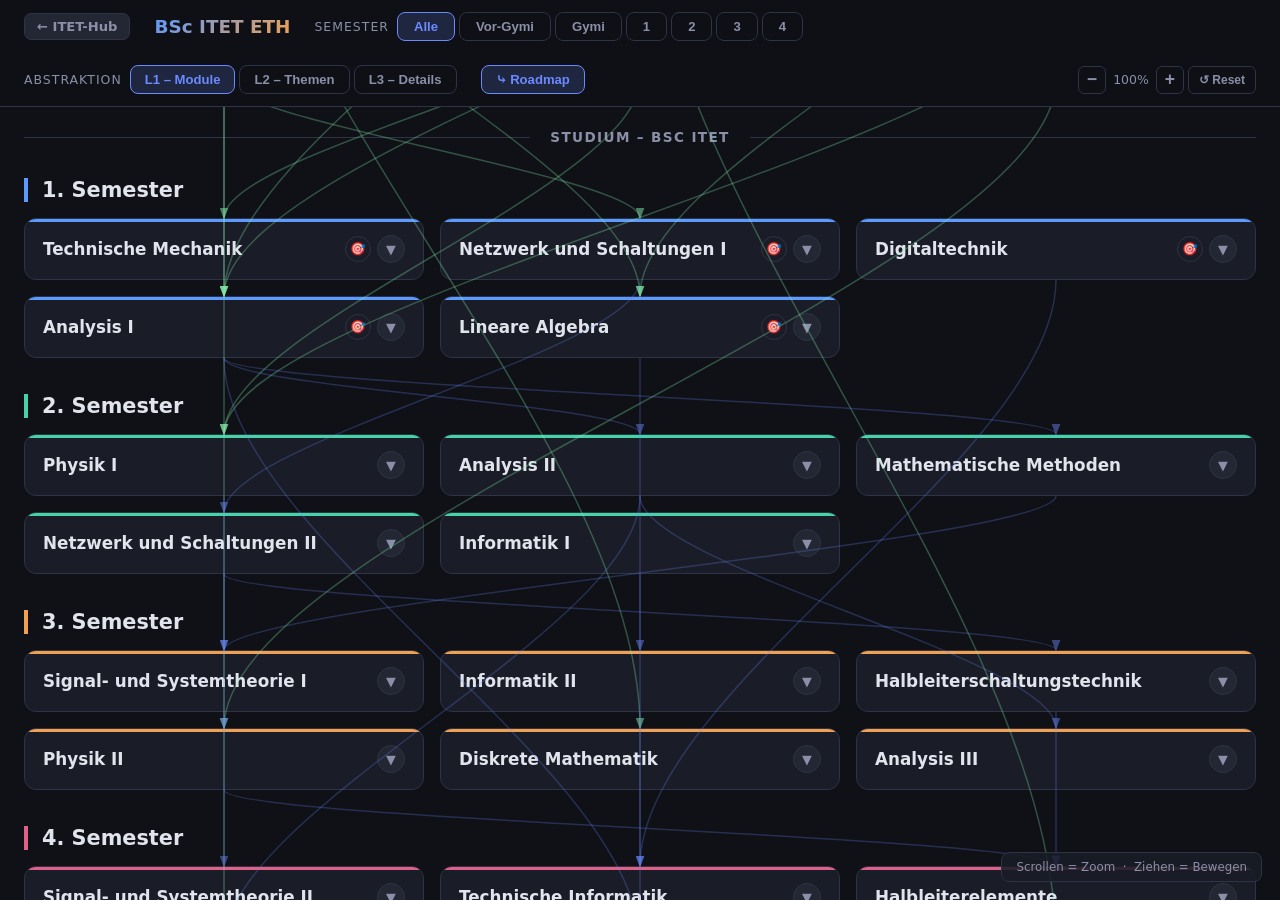
<file: index.html>
﻿<!DOCTYPE html>
<html lang="de">

<head>
    <meta charset="UTF-8">
    <meta name="viewport" content="width=device-width, initial-scale=1.0">
    <title>BSc ITET ETH – Abstraktionslevel</title>
    <link rel="stylesheet" href="css/styles.css">
</head>

<body>

    <nav class="navbar">
        <a href="../ITET-Hub/index.html" class="hub-back-btn">← ITET-Hub</a>
        <h1>BSc ITET ETH</h1>

        <div class="nav-group">
            <span class="nav-label">Semester</span>
            <div class="sem-tabs">
                <button class="sem-tab active" data-sem="all">Alle</button>
                <button class="sem-tab" data-sem="vor-gymi">Vor-Gymi</button>
                <button class="sem-tab" data-sem="gymi">Gymi</button>
                <button class="sem-tab" data-sem="1">1</button>
                <button class="sem-tab" data-sem="2">2</button>
                <button class="sem-tab" data-sem="3">3</button>
                <button class="sem-tab" data-sem="4">4</button>
            </div>
        </div>

        <div class="nav-group">
            <span class="nav-label">Abstraktion</span>
            <div class="level-btns">
                <button class="level-btn active" data-level="1" title="Nur Module">L1 – Module</button>
                <button class="level-btn" data-level="2" title="Module + Themenblöcke">L2 – Themen</button>
                <button class="level-btn" data-level="3" title="Alles aufgeklappt">L3 – Details</button>
            </div>
        </div>

        <div class="nav-group">
            <button class="arrow-toggle active" id="arrowToggle" title="Abhängigkeitspfeile anzeigen/verbergen">⤷
                Roadmap</button>
        </div>

        <div class="zoom-controls">
            <button class="zoom-btn" id="zoomOutBtn" title="Herauszoomen (Scroll ↓)">−</button>
            <span class="zoom-level" id="zoomLevelDisplay">100%</span>
            <button class="zoom-btn" id="zoomInBtn" title="Hineinzoomen (Scroll ↑)">+</button>
            <button class="zoom-btn wide" id="zoomResetBtn" title="Ansicht zurücksetzen">↺ Reset</button>
        </div>
    </nav>

    <div id="viewport">
        <div id="canvas">
            <div class="container" id="content"></div>
        </div>
        <div id="map-hint">Scrollen&nbsp;=&nbsp;Zoom &nbsp;·&nbsp; Ziehen&nbsp;=&nbsp;Bewegen</div>
    </div>

    <div class="zoom-indicator" id="zoomIndicator">
        <span id="zoomPath"></span>
        <button onclick="zoomOut()">← Zurück</button>
    </div>

    <div class="focus-indicator" id="focusIndicator">
        <span id="focusPath"></span>
        <button onclick="clearFocus()">× Fokus aufheben</button>
    </div>

    <script src="js/data.js"></script>
    <script src="js/render.js"></script>
    <script src="js/arrows.js"></script>
    <script src="js/interactions.js"></script>
</body>

</html>
</file>
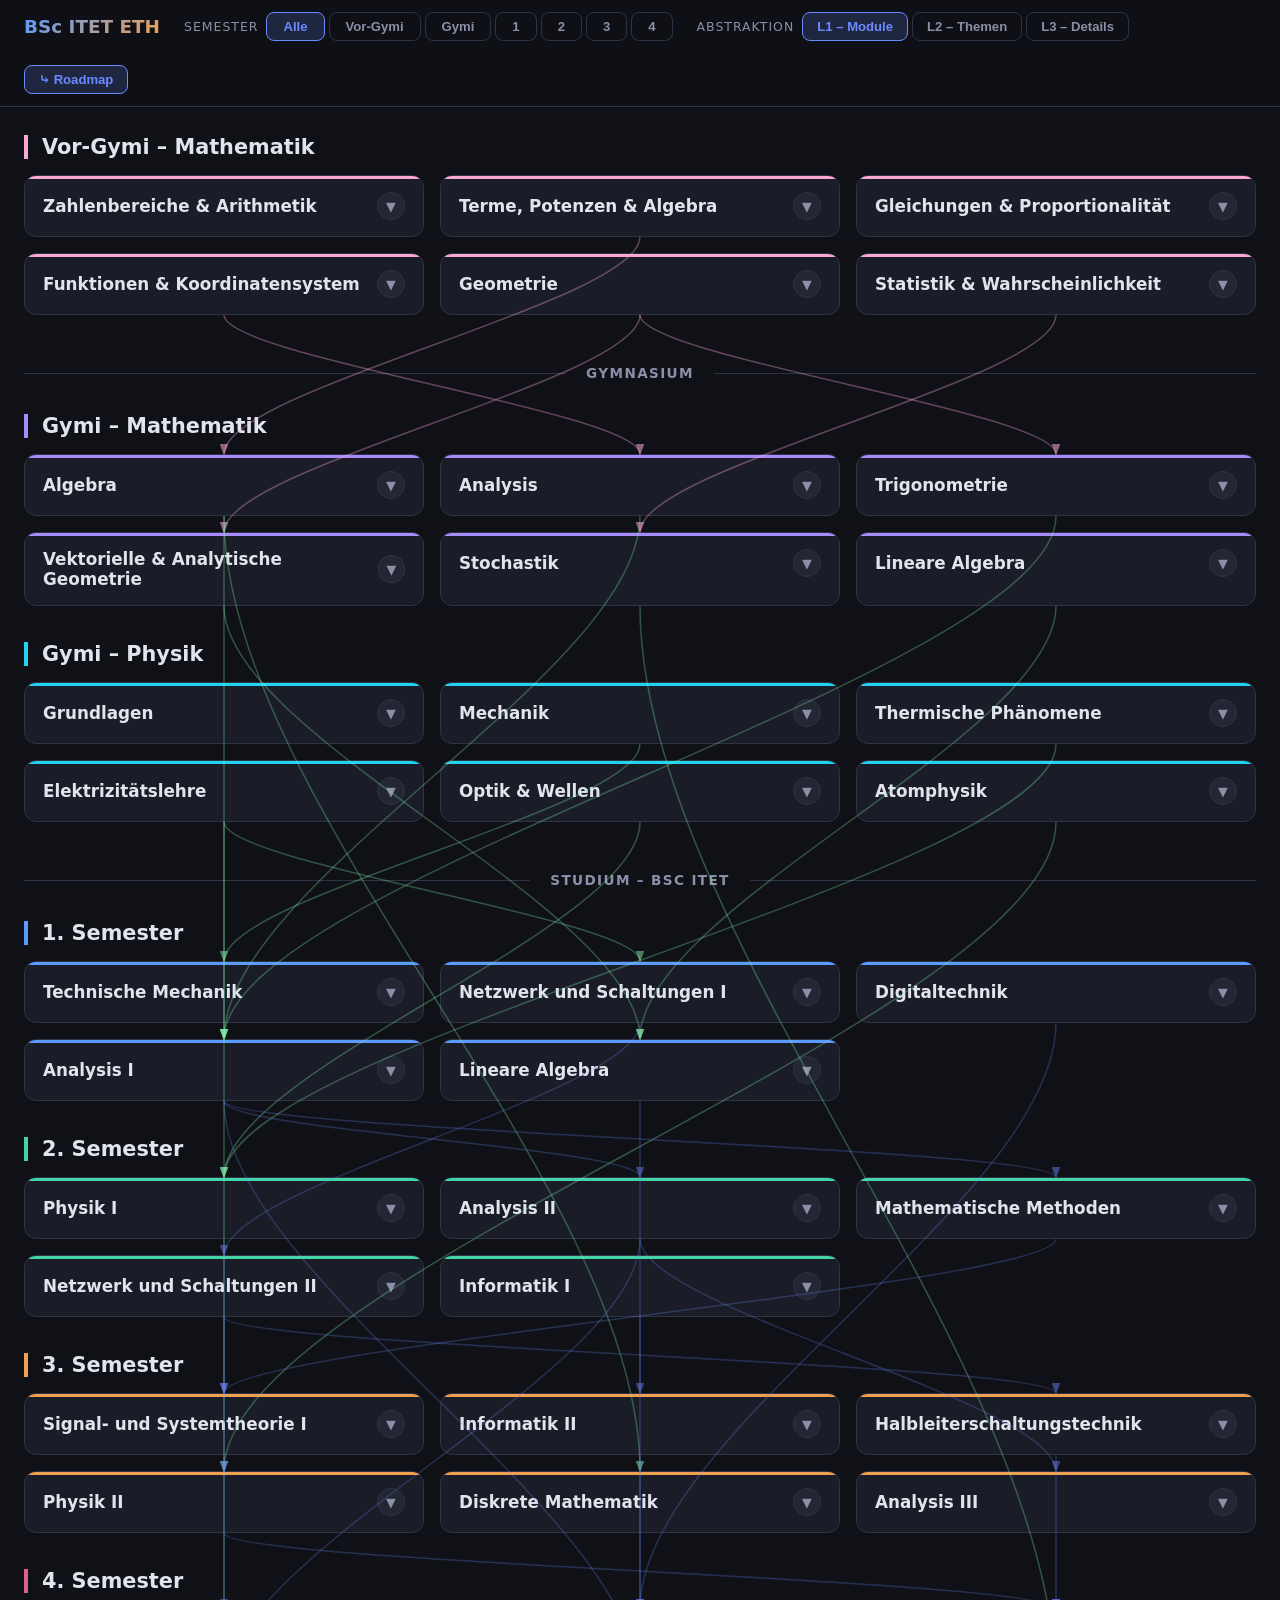
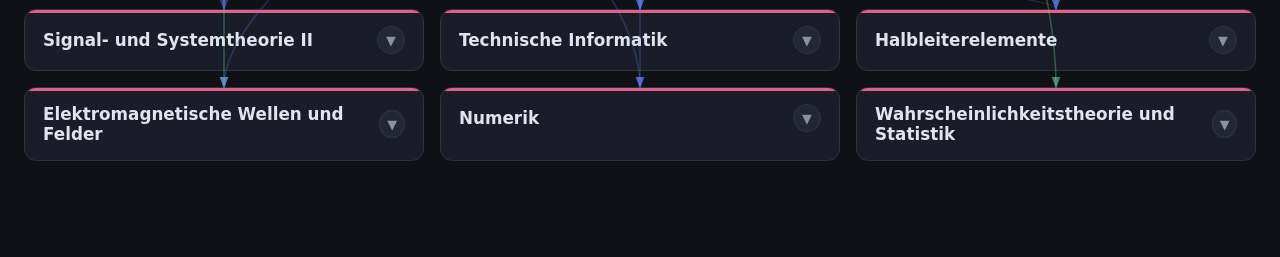
<file: abstraktionslevel.html>
<!DOCTYPE html>
<html lang="de">

<head>
    <meta charset="UTF-8">
    <meta name="viewport" content="width=device-width, initial-scale=1.0">
    <title>BSc ITET ETH – Abstraktionslevel</title>
    <style>
        :root {
            --bg: #0f1117;
            --surface: #1a1d27;
            --surface2: #232733;
            --border: #2e3345;
            --text: #e2e4ed;
            --text-dim: #8b8fa7;
            --accent: #6c8aff;
            --accent-glow: rgba(108, 138, 255, .18);
            --sem1: #5b9aff;
            --sem2: #45d4a8;
            --sem3: #f0a050;
            --sem4: #e06088;
            --vw-math: #a78bfa;
            --vw-phys: #22d3ee;
            --vor-gymi: #f9a8d4;
            --gymi: #86efac;
            --radius: 12px;
            --transition: .3s cubic-bezier(.4, 0, .2, 1);
        }

        * {
            margin: 0;
            padding: 0;
            box-sizing: border-box;
        }

        body {
            font-family: 'Segoe UI', system-ui, -apple-system, sans-serif;
            background: var(--bg);
            color: var(--text);
            min-height: 100vh;
            overflow-x: hidden;
        }

        /* ── NAV BAR ── */
        .navbar {
            position: sticky;
            top: 0;
            z-index: 100;
            background: rgba(15, 17, 23, .92);
            backdrop-filter: blur(16px);
            border-bottom: 1px solid var(--border);
            padding: 12px 24px;
            display: flex;
            align-items: center;
            gap: 24px;
            flex-wrap: wrap;
        }

        .navbar h1 {
            font-size: 1.15rem;
            font-weight: 700;
            white-space: nowrap;
            background: linear-gradient(135deg, var(--sem1), var(--sem3));
            -webkit-background-clip: text;
            -webkit-text-fill-color: transparent;
        }

        .nav-group {
            display: flex;
            align-items: center;
            gap: 8px;
        }

        .nav-label {
            font-size: .78rem;
            color: var(--text-dim);
            text-transform: uppercase;
            letter-spacing: .08em;
        }

        /* Semester Tabs */
        .sem-tabs {
            display: flex;
            gap: 4px;
        }

        .sem-tab {
            padding: 6px 16px;
            border-radius: 8px;
            border: 1px solid var(--border);
            background: transparent;
            color: var(--text-dim);
            cursor: pointer;
            font-size: .82rem;
            font-weight: 600;
            transition: var(--transition);
        }

        .sem-tab:hover {
            background: var(--surface2);
            color: var(--text);
        }

        .sem-tab.active {
            border-color: var(--accent);
            color: var(--accent);
            background: var(--accent-glow);
        }

        .sem-tab[data-sem="all"].active {
            border-color: var(--accent);
        }

        .sem-tab[data-sem="1"].active {
            border-color: var(--sem1);
            color: var(--sem1);
            background: rgba(91, 154, 255, .12);
        }

        .sem-tab[data-sem="2"].active {
            border-color: var(--sem2);
            color: var(--sem2);
            background: rgba(69, 212, 168, .12);
        }

        .sem-tab[data-sem="3"].active {
            border-color: var(--sem3);
            color: var(--sem3);
            background: rgba(240, 160, 80, .12);
        }

        .sem-tab[data-sem="4"].active {
            border-color: var(--sem4);
            color: var(--sem4);
            background: rgba(224, 96, 136, .12);
        }

        .sem-tab[data-sem="vor-gymi"].active {
            border-color: var(--vor-gymi);
            color: var(--vor-gymi);
            background: rgba(249, 168, 212, .12);
        }

        .sem-tab[data-sem="gymi"].active {
            border-color: var(--gymi);
            color: var(--gymi);
            background: rgba(134, 239, 172, .12);
        }

        /* Abstraction Level Buttons */
        .level-btns {
            display: flex;
            gap: 4px;
        }

        .level-btn {
            padding: 6px 14px;
            border-radius: 8px;
            border: 1px solid var(--border);
            background: transparent;
            color: var(--text-dim);
            cursor: pointer;
            font-size: .82rem;
            font-weight: 600;
            transition: var(--transition);
        }

        .level-btn:hover {
            background: var(--surface2);
            color: var(--text);
        }

        .level-btn.active {
            border-color: var(--accent);
            color: var(--accent);
            background: var(--accent-glow);
        }

        /* ── MAIN CONTENT ── */
        .container {
            max-width: 1400px;
            margin: 0 auto;
            padding: 28px 24px 60px;
            position: relative;
        }

        /* Semester Section */
        .semester-section {
            margin-bottom: 36px;
        }

        .semester-section.hidden {
            display: none;
        }

        .semester-header {
            font-size: 1.3rem;
            font-weight: 700;
            margin-bottom: 16px;
            padding-left: 14px;
            border-left: 4px solid var(--sem1);
        }

        .semester-section[data-sem="2"] .semester-header {
            border-color: var(--sem2);
        }

        .semester-section[data-sem="3"] .semester-header {
            border-color: var(--sem3);
        }

        .semester-section[data-sem="4"] .semester-header {
            border-color: var(--sem4);
        }

        .semester-section[data-sem="vg-math"] .semester-header {
            border-color: var(--vor-gymi);
        }

        .semester-section[data-sem="gy-math"] .semester-header {
            border-color: var(--vw-math);
        }

        .semester-section[data-sem="gy-phys"] .semester-header {
            border-color: var(--vw-phys);
        }

        /* Section Divider */
        .section-divider {
            text-align: center;
            margin: 48px 0 32px;
            position: relative;
        }

        .section-divider::before {
            content: '';
            position: absolute;
            left: 0;
            right: 0;
            top: 50%;
            height: 1px;
            background: var(--border);
        }

        .section-divider span {
            position: relative;
            background: var(--bg);
            padding: 0 20px;
            font-size: .85rem;
            color: var(--text-dim);
            text-transform: uppercase;
            letter-spacing: .1em;
            font-weight: 700;
        }

        .section-divider.hidden {
            display: none;
        }

        /* Module Grid */
        .module-grid {
            display: grid;
            grid-template-columns: repeat(auto-fill, minmax(300px, 1fr));
            gap: 16px;
        }

        /* Module Card */
        .module-card {
            background: var(--surface);
            border: 1px solid var(--border);
            border-radius: var(--radius);
            overflow: hidden;
            cursor: pointer;
            transition: var(--transition);
            position: relative;
        }

        .module-card::before {
            content: '';
            position: absolute;
            top: 0;
            left: 0;
            right: 0;
            height: 3px;
            background: var(--sem1);
            transition: var(--transition);
        }

        .semester-section[data-sem="2"] .module-card::before {
            background: var(--sem2);
        }

        .semester-section[data-sem="3"] .module-card::before {
            background: var(--sem3);
        }

        .semester-section[data-sem="4"] .module-card::before {
            background: var(--sem4);
        }

        .semester-section[data-sem="vg-math"] .module-card::before {
            background: var(--vor-gymi);
        }

        .semester-section[data-sem="gy-math"] .module-card::before {
            background: var(--vw-math);
        }

        .semester-section[data-sem="gy-phys"] .module-card::before {
            background: var(--vw-phys);
        }

        .module-card:hover {
            border-color: #444;
            transform: translateY(-2px);
            box-shadow: 0 8px 24px rgba(0, 0, 0, .3);
        }

        .module-card.expanded {
            grid-column: 1 / -1;
            max-width: 900px;
        }

        .module-header {
            padding: 16px 18px;
            display: flex;
            align-items: center;
            justify-content: space-between;
        }

        .module-name {
            font-size: 1.05rem;
            font-weight: 700;
        }

        .module-toggle {
            width: 28px;
            height: 28px;
            border-radius: 50%;
            background: var(--surface2);
            border: 1px solid var(--border);
            color: var(--text-dim);
            display: flex;
            align-items: center;
            justify-content: center;
            font-size: .8rem;
            transition: var(--transition);
        }

        .module-card.expanded .module-toggle,
        .module-card.level-open .module-toggle {
            transform: rotate(180deg);
            color: var(--accent);
        }

        /* Level 2 */
        .level2-container {
            max-height: 0;
            overflow: hidden;
            transition: max-height .4s cubic-bezier(.4, 0, .2, 1), padding .3s;
            padding: 0 18px;
        }

        .module-card.expanded .level2-container,
        .module-card.level-open .level2-container {
            max-height: 2000px;
            padding: 0 18px 16px;
        }

        .level2-item {
            margin-bottom: 10px;
            background: var(--surface2);
            border-radius: 8px;
            border: 1px solid transparent;
            transition: var(--transition);
            overflow: hidden;
        }

        .level2-item:hover {
            border-color: var(--border);
        }

        .level2-header {
            padding: 10px 14px;
            display: flex;
            align-items: center;
            justify-content: space-between;
            cursor: pointer;
            font-weight: 600;
            font-size: .92rem;
        }

        .level2-toggle {
            font-size: .7rem;
            color: var(--text-dim);
            transition: var(--transition);
        }

        .level2-item.open .level2-toggle {
            transform: rotate(180deg);
            color: var(--accent);
        }

        /* Level 3 */
        .level3-container {
            max-height: 0;
            overflow: hidden;
            transition: max-height .35s cubic-bezier(.4, 0, .2, 1);
        }

        .level2-item.open .level3-container,
        .level2-item.level-open .level3-container {
            max-height: 1000px;
        }

        .level3-list {
            padding: 0 14px 10px 28px;
            display: flex;
            flex-wrap: wrap;
            gap: 6px;
        }

        .level3-tag {
            padding: 4px 10px;
            background: rgba(108, 138, 255, .08);
            border: 1px solid rgba(108, 138, 255, .15);
            border-radius: 6px;
            font-size: .8rem;
            color: var(--text-dim);
            transition: var(--transition);
        }

        .level3-tag:hover {
            background: rgba(108, 138, 255, .15);
            color: var(--text);
        }

        /* Level 4 (sub-sub items) */
        .level4-group {
            margin-top: 6px;
            padding-left: 8px;
        }

        .level4-label {
            font-size: .78rem;
            color: var(--accent);
            font-weight: 600;
            margin-bottom: 4px;
        }

        .level4-tags {
            display: flex;
            flex-wrap: wrap;
            gap: 5px;
        }

        .level4-tag {
            padding: 3px 8px;
            background: rgba(108, 138, 255, .05);
            border: 1px solid rgba(108, 138, 255, .1);
            border-radius: 5px;
            font-size: .75rem;
            color: var(--text-dim);
        }

        /* Breadcrumb / Zoom indicator */
        .zoom-indicator {
            position: fixed;
            bottom: 24px;
            left: 50%;
            transform: translateX(-50%);
            background: var(--surface);
            border: 1px solid var(--border);
            border-radius: 10px;
            padding: 8px 20px;
            font-size: .82rem;
            color: var(--text-dim);
            display: none;
            align-items: center;
            gap: 10px;
            box-shadow: 0 8px 32px rgba(0, 0, 0, .4);
            z-index: 50;
        }

        .zoom-indicator.visible {
            display: flex;
        }

        .zoom-indicator button {
            background: var(--accent);
            color: #fff;
            border: none;
            padding: 4px 12px;
            border-radius: 6px;
            cursor: pointer;
            font-size: .8rem;
            font-weight: 600;
        }

        /* Responsive */
        @media (max-width: 768px) {
            .navbar {
                padding: 10px 12px;
                gap: 12px;
            }

            .container {
                padding: 16px 12px 40px;
            }

            .module-grid {
                grid-template-columns: 1fr;
            }

            .module-card.expanded {
                grid-column: 1;
            }
        }

        /* ── ARROW OVERLAY ── */
        #arrow-svg {
            position: absolute;
            top: 0;
            left: 0;
            pointer-events: none;
            z-index: 10;
            overflow: visible;
        }

        .arrow-toggle {
            padding: 6px 14px;
            border-radius: 8px;
            border: 1px solid var(--border);
            background: transparent;
            color: var(--text-dim);
            cursor: pointer;
            font-size: .82rem;
            font-weight: 600;
            transition: var(--transition);
        }

        .arrow-toggle:hover {
            background: var(--surface2);
            color: var(--text);
        }

        .arrow-toggle.active {
            border-color: var(--accent);
            color: var(--accent);
            background: var(--accent-glow);
        }
    </style>
</head>

<body>

    <nav class="navbar">
        <h1>BSc ITET ETH</h1>

        <div class="nav-group">
            <span class="nav-label">Semester</span>
            <div class="sem-tabs">
                <button class="sem-tab active" data-sem="all">Alle</button>
                <button class="sem-tab" data-sem="vor-gymi">Vor-Gymi</button>
                <button class="sem-tab" data-sem="gymi">Gymi</button>
                <button class="sem-tab" data-sem="1">1</button>
                <button class="sem-tab" data-sem="2">2</button>
                <button class="sem-tab" data-sem="3">3</button>
                <button class="sem-tab" data-sem="4">4</button>
            </div>
        </div>

        <div class="nav-group">
            <span class="nav-label">Abstraktion</span>
            <div class="level-btns">
                <button class="level-btn active" data-level="1" title="Nur Module">L1 – Module</button>
                <button class="level-btn" data-level="2" title="Module + Themenblöcke">L2 – Themen</button>
                <button class="level-btn" data-level="3" title="Alles aufgeklappt">L3 – Details</button>
            </div>
        </div>

        <div class="nav-group">
            <button class="arrow-toggle active" id="arrowToggle" title="Abhängigkeitspfeile anzeigen/verbergen">⤷
                Roadmap</button>
        </div>
    </nav>

    <div class="container" id="content"></div>

    <div class="zoom-indicator" id="zoomIndicator">
        <span id="zoomPath"></span>
        <button onclick="zoomOut()">← Zurück</button>
    </div>

    <script>
        // ═══════════════════════════════════════════════════════════
        // DATA – 1:1 from BSc ITET ETH.md (Semester 1-4)
        // ═══════════════════════════════════════════════════════════
        const data = [
            {
                semester: 1,
                label: "1. Semester",
                modules: [
                    {
                        name: "Technische Mechanik",
                        topics: [
                            { name: "Kinematik", items: ["Kraft", "Moment", "Geschwindigkeit/Bewegung"] },
                            { name: "Statik", items: ["Gleichgewicht", "Äquivalenz und Reduktion von Kräftegruppen", "Reibung"] },
                            { name: "Dynamik", items: ["Newtonsches Bewegungsgesetz (2. Newton)", "Impulssatz", "Drallsatz"] }
                        ]
                    },
                    {
                        name: "Netzwerk und Schaltungen I",
                        topics: [
                            { name: "Physikalische Grundlagen", items: ["Stromursprung", "Spannungsursprung", "Elektrostatisches Feld", "Leitungsmechanismen"] },
                            { name: "Bauelemente & Analyse", items: ["Grundbauelemente", "Mathematische Modelle", "Schaltungsentwurf", "Netzwerk-Analyse"] },
                            { name: "Gleichstromnetzwerke", items: ["Stromverteilung", "Spannungsverteilung", "Stationäres Strömungsfeld", "Berechnungsmethoden"] },
                            { name: "Elektromagnetische Felder", items: ["Induktion", "Zeitvariante Felder", "Technische Anwendungen"] }
                        ]
                    },
                    {
                        name: "Digitaltechnik",
                        topics: [
                            { name: "Grundlagen & Bausteine", items: ["Analog vs. Digital", "CMOS-Technik", "Zahlensysteme", "Speicherbausteine"] },
                            { name: "Schaltungsdesign", items: ["Logikgatter", "Boolesche Algebra", "Kombinatorik", "Sequenzielle Logik"] },
                            { name: "Systementwurf", items: ["Endliche Automaten (FSM)", "Zustandsspeicher", "Mikroprozessor-Basics", "Synthese-Methoden"] }
                        ]
                    },
                    {
                        name: "Analysis I",
                        topics: [
                            { name: "Zahlenbereiche", items: ["Reelle Zahlen", "Komplexe Zahlen"] },
                            { name: "Analysis-Grundlagen", items: ["Folgen & Grenzwerte", "Reihen & Potenzreihen", "Stetige Abbildungen"] },
                            { name: "Differential- & Integralrechnung", items: ["Variable Funktionen", "Ableitungsregeln", "Integrationsmethoden"] },
                            { name: "Differentialgleichungen", items: ["Einführung", "Gewöhnliche DGLs"] }
                        ]
                    },
                    {
                        name: "Lineare Algebra",
                        topics: [
                            { name: "Lineare Gleichungssysteme", items: ["Gauss-Algorithmus", "Matrizen-Operationen"] },
                            { name: "Matrizenzerlegungen", items: ["LU-Zerlegung", "QR-Zerlegung", "Singulärwertzerlegung (SVD)"] },
                            { name: "Vektorräume", items: ["Basiswahl & -wechsel", "Lineare Abbildungen", "Koordinatentransformation"] },
                            { name: "Norm & Skalarprodukt", items: ["Gram-Schmidt-Verfahren", "Projektoren"] },
                            { name: "Eigenwertprobleme", items: ["Eigenwerte & Eigenvektoren", "Determinanten", "Symmetrische Matrizen"] },
                            { name: "Anwendungen", items: ["Ausgleichsrechnung", "Numerische Aspekte", "Python (NumPy/SciPy)"] }
                        ]
                    }
                ]
            },
            {
                semester: 2,
                label: "2. Semester",
                modules: [
                    {
                        name: "Physik I",
                        topics: [
                            {
                                name: "Schwingungen & Wellen",
                                items: [],
                                subtopics: [
                                    { name: "Schwingungstypen", items: ["Harmonisch", "Gedämpft", "Erzwungen"] },
                                    { name: "Wellenpropagation", items: ["Energie & Intensität", "Beugung & Reflektion"] },
                                    { name: "Welleneffekte", items: ["Dopplereffekt", "Interferenz & Überlagerung", "Resonanz", "Stehende Wellen"] }
                                ]
                            },
                            {
                                name: "Thermodynamik",
                                items: [],
                                subtopics: [
                                    { name: "Gaseigenschaften", items: ["Kinetische Gastheorie", "Ideales Gas"] },
                                    { name: "Hauptsätze", items: ["Energieerhaltung", "Kreisprozesse", "Entropie"] },
                                    { name: "Wärmetransport", items: ["Übertragung", "Strahlung"] }
                                ]
                            }
                        ]
                    },
                    {
                        name: "Analysis II",
                        topics: [
                            { name: "Mehrdimensionale Differentialrechnung", items: ["Partielle Ableitungen", "Ableitungsregeln", "Implizite Funktionen", "Extremwertaufgaben"] },
                            { name: "Mehrdimensionale Integralrechnung", items: ["Mehrfachintegrale", "Integrationsmethoden", "Integration über Untermannigfaltigkeiten"] },
                            { name: "Vektoranalysis", items: ["Vektorfelder", "Satz von Gauss", "Satz von Stokes"] }
                        ]
                    },
                    {
                        name: "Mathematische Methoden",
                        topics: [
                            { name: "Komplexe Analysis", items: ["Komplexe Funktionen", "Ableitungsregeln", "Cauchy-Riemann-Gleichungen"] },
                            { name: "Integration", items: ["Komplexes Integral", "Residuensatz", "Anwendungen"] },
                            { name: "Reihenentwicklungen", items: ["Taylor-Reihen", "Laurent-Reihen"] },
                            { name: "Transformationen", items: ["Fourier-Reihen", "Fourier-Transformation", "Laplace-Transformation"] }
                        ]
                    },
                    {
                        name: "Netzwerk und Schaltungen II",
                        topics: [
                            { name: "Wechselstromrechnung", items: ["Komplexe Methoden", "Maschenstromverfahren", "Knotenpotentialverfahren", "Netzwerksätze"] },
                            { name: "Systemverhalten", items: ["Zeitbereich", "Frequenzbereich", "Übergangsverhalten", "Übertragungsfunktion", "Zweitore"] },
                            { name: "Signalanalyse", items: ["Nicht-sinusförmige Signale", "Fourierzerlegung", "Fouriertransformation", "Laplacetransformation"] },
                            { name: "Operationsverstärker", items: ["Grundschaltungen", "Gegentaktverstärker", "Differenzverstärker", "Dimensionierung"] }
                        ]
                    },
                    {
                        name: "Informatik I",
                        topics: [
                            { name: "Grundlagen", items: ["Fundamentale Datentypen", "Ausdrücke & Anweisungen", "Computerarithmetik"] },
                            { name: "Programmierkonzepte", items: ["Kontrollstrukturen", "Funktionen", "Klassen (OOP)", "Referenzen & Zeiger"] },
                            { name: "Datenstrukturen", items: ["Containertypen", "Dynamische Datentypen", "Speichermanagement"] }
                        ]
                    }
                ]
            },
            {
                semester: 3,
                label: "3. Semester",
                modules: [
                    {
                        name: "Signal- und Systemtheorie I",
                        topics: [
                            { name: "Grundlagen", items: ["Signalklassifikation", "Systemklassifikation", "Zeit- & Frequenzbereich", "Signal- & Hilberträume"] },
                            { name: "Systemtheorie", items: ["Lineare zeitinvariante Systeme (LTI)", "Verallgemeinerte Funktionen"] },
                            { name: "Abtastung", items: ["Zeitkontinuierliche Signale", "Abtasttheorem"] },
                            { name: "Zeitdiskrete Systeme", items: ["Systemverhalten", "z-Transformation"] },
                            { name: "Fouriertransformation", items: ["Diskrete Fourier-Transformation (DFT)", "Schnelle Fourier-Transformation (FFT)"] }
                        ]
                    },
                    {
                        name: "Informatik II",
                        topics: [
                            {
                                name: "Algorithmen & Komplexität",
                                items: ["Asymptotische Laufzeit (O-Notation)"],
                                subtopics: [
                                    { name: "Basis-Algorithmen", items: ["Suchen", "Sortieren"] },
                                    { name: "Graphenalgorithmen", items: ["Kürzeste Wege", "Spannbäume"] }
                                ]
                            },
                            {
                                name: "Datenstrukturen",
                                items: ["Hashtabellen"],
                                subtopics: [
                                    { name: "Baumstrukturen", items: ["Suchbäume", "Balancierte Bäume", "Heaps"] }
                                ]
                            },
                            { name: "Entwurfsstrategien", items: ["Induktion", "Divide & Conquer", "Backtracking", "Dynamische Programmierung"] },
                            {
                                name: "Generische Programmierung",
                                items: ["C++ Templates"],
                                subtopics: [
                                    { name: "Funktionale Konzepte", items: ["Funktionen höherer Ordnung", "Lambdas", "Closures"] }
                                ]
                            },
                            {
                                name: "Parallelisierung",
                                items: [],
                                subtopics: [
                                    { name: "Grundlagen", items: ["Nebenläufigkeit", "Abhängigkeiten"] },
                                    { name: "Speichermodelle", items: ["Geteilter Speicher"] },
                                    { name: "Synchronisation", items: ["Race Conditions", "Mutex", "Kommunikation"] }
                                ]
                            }
                        ]
                    },
                    {
                        name: "Halbleiterschaltungstechnik",
                        topics: [
                            { name: "Transistor-Grundlagen", items: ["Bauteile (Bipolar/MOSFET)", "Signalverhalten", "Arbeitspunkt", "Eintransistorverstärker"] },
                            { name: "Frequenzanalyse", items: ["Verstärker-Frequenzgang", "Bandbreitenerweiterung"] },
                            {
                                name: "Spezielle Verstärker",
                                items: ["Differenzverstärker", "Transimpedanzverstärker"],
                                subtopics: [
                                    { name: "Instrumentierungsverstärker", items: ["Störunterdrückung", "Chopper-Technik"] }
                                ]
                            },
                            { name: "Aktive Filter", items: ["Grundstrukturen", "Biquadratische Stufen", "Höhere Ordnung", "Switched-Cap-Filter"] }
                        ]
                    },
                    {
                        name: "Physik II",
                        topics: [
                            { name: "Quantenmechanik Grundlagen", items: ["Wellenmechanik", "Postulate & Formalismus"] },
                            { name: "Modellsysteme", items: ["Potentialtopf", "Harmonischer Oszillator", "Wasserstoffatom"] },
                            { name: "Mehrteilchensysteme", items: ["Identische Teilchen", "Pauli-Prinzip", "Quantenstatistik"] },
                            { name: "Festkörperphysik", items: ["Kristallsysteme", "Bandstrukturen"] },
                            { name: "Konzepte & Anwendungen", items: ["Näherungsmethoden", "Verschränkung & Superposition", "Engineering-Anwendungen"] }
                        ]
                    },
                    {
                        name: "Diskrete Mathematik",
                        topics: [
                            { name: "Mengenlehre", items: ["Grundlagen", "Axiome"] },
                            { name: "Kombinatorik", items: ["Zählformen", "Zählprinzipien", "Spezielle Zählprobleme"] },
                            {
                                name: "Graphentheorie",
                                items: [],
                                subtopics: [
                                    { name: "Graphenarten", items: ["Netzwerke", "Bäume"] },
                                    { name: "Graphenprobleme", items: ["Einfärbung", "Flüsse & Schnitte", "Matchings"] }
                                ]
                            },
                            {
                                name: "Algebra",
                                items: [],
                                subtopics: [
                                    { name: "Zahlentheorie", items: ["Teilbarkeit", "Kongruenz"] },
                                    { name: "Strukturen", items: ["Gruppen", "Körper & Ringe"] },
                                    { name: "Anwendungen", items: ["Kryptographie", "Fehlerkorrektur"] }
                                ]
                            }
                        ]
                    },
                    {
                        name: "Analysis III",
                        topics: [
                            { name: "PDE Einführung", items: ["Klassifikation", "Typen"] },
                            { name: "Quasilineare DGLs", items: ["Charakteristikenmethode", "Erhaltungssätze"] },
                            { name: "Hyperbolische DGLs", items: ["Wellengleichung", "d'Alembert-Formel", "Separationsansatz"] },
                            { name: "Parabolische DGLs", items: ["Wärmeleitungsgleichung", "Maximumsprinzip", "Separationsansatz"] },
                            { name: "Elliptische DGLs", items: ["Laplace-Gleichung", "Maximumsprinzip", "Variationsmethoden"] }
                        ]
                    }
                ]
            },
            {
                semester: 4,
                label: "4. Semester",
                modules: [
                    {
                        name: "Signal- und Systemtheorie II",
                        topics: [
                            { name: "Systemmodellierung", items: ["Dynamische Systeme", "LTI-Systeme", "Zustandsgleichungen"] },
                            { name: "Zustandsraumanalyse", items: ["Lösungsmethoden", "Stabilität", "Steuerbarkeit", "Beobachtbarkeit"] },
                            { name: "Frequenzbereichsanalyse", items: ["Frequenzgang", "Bode-Diagramm", "Nyquist-Diagramm"] },
                            { name: "Zeitdiskrete Systeme", items: ["Abtastung", "Systemmodelle"] },
                            { name: "Erweiterte Themen", items: ["Nichtlineare Systeme", "Chaos", "Diskrete Ereignisse", "Hybride Systeme"] }
                        ]
                    },
                    {
                        name: "Technische Informatik",
                        topics: [
                            {
                                name: "Hardware-Architektur",
                                items: [],
                                subtopics: [
                                    { name: "Mikroprozessoren", items: ["Control Paths", "Data Paths"] },
                                    { name: "Optimierungen", items: ["Pipelining", "Speculation", "Caching"] }
                                ]
                            },
                            {
                                name: "Software-Systeme",
                                items: ["Low-Level Programmierung"],
                                subtopics: [
                                    {
                                        name: "Betriebssystem-Konzepte",
                                        items: ["Prozess-Management", "Scheduling"],
                                        subtopics: [
                                            { name: "Speicherverwaltung", items: ["Physisch", "Virtuell"] }
                                        ]
                                    }
                                ]
                            }
                        ]
                    },
                    {
                        name: "Halbleiterelemente",
                        topics: [
                            { name: "Einführung", items: ["Historie der Mikroelektronik"] },
                            {
                                name: "Halbleiterphysik",
                                items: ["Festkörper-Kristallstruktur", "Halbleitereigenschaften (Si)", "Quantenmechanik & Bändermodell", "Leitfähigkeit & Dispersion", "Gleichgewichtsstatistik", "Transportgleichungen", "Generation & Rekombination"]
                            },
                            {
                                name: "Bauelemente",
                                items: [],
                                subtopics: [
                                    { name: "pn-Übergang", items: ["Physik & Elektrik"] },
                                    { name: "pn-Diode", items: ["Kennlinien", "Kleinsignalverhalten", "Durchbruchmechanismen"] },
                                    { name: "MOS-Bauelemente", items: ["Bänderdiagramm", "MOSFET-Betrieb", "CV- & IV-Charakteristiken", "Frequenzverhalten"] },
                                    { name: "Bipolartransistoren", items: ["Funktionsprinzip", "Betriebsmodi", "Modellierung & Simulation"] }
                                ]
                            }
                        ]
                    },
                    {
                        name: "Elektromagnetische Wellen und Felder",
                        topics: [
                            { name: "Grundlagen", items: ["Maxwell'sche Gleichungen", "Wellengleichung"] },
                            { name: "Wellenausbreitung", items: ["Felder im freien Raum", "Brechung & Reflexion"] },
                            { name: "Strahlung", items: ["Dipolstrahlung", "Feldwinkelspektrum"] }
                        ]
                    },
                    {
                        name: "Numerik",
                        topics: [
                            { name: "Grundlagen", items: ["Scientific Python", "Fehleranalyse"] },
                            { name: "Analysis-Methoden", items: ["Nullstellensuche", "Newton-Verfahren", "Quadratur"] },
                            { name: "Differentialgleichungen", items: ["Anfangswertaufgaben", "Einschrittverfahren", "Schrittweitensteuerung", "Stabilitätsanalyse"] }
                        ]
                    },
                    {
                        name: "Wahrscheinlichkeitstheorie und Statistik",
                        topics: [
                            { name: "Wahrscheinlichkeitsräume", items: ["Kolmogorov-Axiome", "Diskrete Modelle", "Verteilungsfunktionen"] },
                            { name: "Bedingte Wahrscheinlichkeiten", items: ["Bayes'sche Regel", "Nachrichtenquellen", "Bedingte Verteilungen"] },
                            { name: "Zufallsvariablen", items: ["Erwartungswert & Varianz", "Gesetz der grossen Zahlen", "Zentraler Grenzwertsatz"] },
                            { name: "Statistik", items: ["Parameterschätzung", "Hypothesentests"] }
                        ]
                    }
                ]
            }
        ];

        // ═══════════════════════════════════════════════════════════
        // VORWISSEN DATA – from Vorwissen-Mathematik.md & Vorwissen-Physik.md
        // ═══════════════════════════════════════════════════════════
        // ═══════════════════════════════════════════════════════════
        // VOR-GYMI DATA
        // ═══════════════════════════════════════════════════════════
        const vorGymiData = [
            {
                subject: "vg-math",
                label: "Vor-Gymi – Mathematik",
                modules: [
                    {
                        name: "Zahlenbereiche & Arithmetik",
                        topics: [
                            {
                                name: "Natürliche Zahlen ℕ", items: [], subtopics: [
                                    { name: "Stellenwertsystem", items: ["Tausender", "Hunderter", "Zehner", "Einer"] },
                                    { name: "Operationen", items: ["Addition", "Subtraktion", "Multiplikation", "Division"] }
                                ]
                            },
                            {
                                name: "Ganze Zahlen ℤ", items: [], subtopics: [
                                    { name: "Zahlenstrahl", items: ["Positive Zahlen", "Negative Zahlen"] },
                                    { name: "Rechenregeln", items: ["Vorzeichenregeln", "Betrag"] }
                                ]
                            },
                            {
                                name: "Rationale Zahlen ℚ", items: [], subtopics: [
                                    { name: "Bruchrechnung", items: ["Erweitern & Kürzen", "Hauptnenner", "Kehrwert", "ggT & kgV", "Addition & Subtraktion", "Multiplikation & Division"] },
                                    { name: "Dezimalzahlen", items: ["Periodische Zahlen", "Umwandlung Bruch ↔ Dezimal", "Stellenwerte (Zehntel, Hundertstel)"] }
                                ]
                            },
                            {
                                name: "Reelle Zahlen ℝ", items: [], subtopics: [
                                    { name: "Irrationale Zahlen", items: ["√2", "Kreiszahl π"] },
                                    { name: "Wurzeln", items: ["Quadratwurzel", "Wurzelgesetze", "Rationalmachen des Nenners"] }
                                ]
                            },
                            {
                                name: "Prozentrechnung", items: [], subtopics: [
                                    { name: "Grundaufgaben", items: ["Prozentwert", "Prozentsatz", "Grundwert"] },
                                    { name: "Veränderung", items: ["Prozentuale Erhöhung", "Prozentuale Reduktion", "Zinsrechnung"] }
                                ]
                            }
                        ]
                    },
                    {
                        name: "Terme, Potenzen & Algebra",
                        topics: [
                            {
                                name: "Terme & Umformungen", items: [], subtopics: [
                                    { name: "Grundoperationen", items: ["Zusammenfassen", "Ausmultiplizieren (Distributivgesetz)", "Ausklammern"] },
                                    { name: "Binomische Formeln", items: ["(a+b)² = a²+2ab+b²", "(a−b)² = a²−2ab+b²", "(a+b)(a−b) = a²−b²", "Rückwärts erkennen"] }
                                ]
                            },
                            {
                                name: "Potenzen & Wurzeln", items: [], subtopics: [
                                    { name: "Potenzgesetze", items: ["aⁿ·aᵐ = aⁿ⁺ᵐ", "aⁿ÷aᵐ = aⁿ⁻ᵐ", "(aⁿ)ᵐ = aⁿᵐ", "(a·b)ⁿ = aⁿ·bⁿ"] },
                                    { name: "Besondere Exponenten", items: ["a⁰ = 1", "a⁻ⁿ = 1/aⁿ", "a^(1/n) = ⁿ√a", "a^(m/n) = ⁿ√(aᵐ)"] }
                                ]
                            }
                        ]
                    },
                    {
                        name: "Gleichungen & Proportionalität",
                        topics: [
                            { name: "Lineare Gleichungen", items: ["Äquivalenzumformungen", "Gleichungen mit Klammern", "Gleichungen mit Brüchen"] },
                            {
                                name: "Lineare Gleichungssysteme", items: [], subtopics: [
                                    { name: "Lösungsverfahren", items: ["Einsetzungsverfahren", "Gleichsetzungsverfahren", "Additionsverfahren"] }
                                ]
                            },
                            {
                                name: "Quadratische Gleichungen", items: [], subtopics: [
                                    { name: "Lösungsmethoden", items: ["Reinquadratisch (x²=a)", "Ausklammern", "Faktorisieren", "abc-/pq-Formel (Einführung)"] }
                                ]
                            },
                            {
                                name: "Proportionalität & Dreisatz", items: [], subtopics: [
                                    { name: "Typen", items: ["Direkte Proportionalität (y=kx)", "Indirekte Proportionalität (y=k/x)"] },
                                    { name: "Dreisatz", items: ["Direkter Dreisatz", "Indirekter Dreisatz"] }
                                ]
                            }
                        ]
                    },
                    {
                        name: "Funktionen & Koordinatensystem",
                        topics: [
                            { name: "Koordinatensystem", items: ["x-/y-Achse", "Quadranten", "Punkte eintragen/ablesen", "Abstand zweier Punkte", "Mittelpunkt"] },
                            { name: "Funktionsbegriff", items: ["Zuordnung", "Definitionsbereich", "Funktionswerte berechnen", "Graphen zeichnen (Wertetabelle)"] },
                            {
                                name: "Lineare Funktionen", items: [], subtopics: [
                                    { name: "Konzepte", items: ["Steigung m", "y-Achsenabschnitt b", "Nullstelle", "Geradengleichung aus 2 Punkten", "Schnittpunkte"] }
                                ]
                            },
                            {
                                name: "Quadratische Funktionen", items: [], subtopics: [
                                    { name: "Konzepte", items: ["Normalparabel", "Scheitelpunktform", "Öffnung (a>0 / a<0)", "Verschiebung & Streckung"] }
                                ]
                            },
                            { name: "Weitere Funktionstypen", items: ["Potenzfunktionen (x³, x⁴)", "Wurzelfunktion √x", "Betragsfunktion |x|", "Hyperbel 1/x"] }
                        ]
                    },
                    {
                        name: "Geometrie",
                        topics: [
                            {
                                name: "Ebene Figuren", items: [], subtopics: [
                                    { name: "Formen & Formeln", items: ["Dreieck (A=g·h/2, Winkelsumme 180°)", "Rechteck & Quadrat", "Parallelogramm & Trapez", "Kreis (U=2πr, A=πr²)"] }
                                ]
                            },
                            {
                                name: "Körper", items: [], subtopics: [
                                    { name: "Volumen & Oberfläche", items: ["Quader & Würfel", "Prisma", "Zylinder (V=πr²h)"] }
                                ]
                            },
                            { name: "Satz des Pythagoras", items: ["a²+b²=c²", "Hypotenuse berechnen", "Kathete berechnen", "Rechtwinkligkeit prüfen"] },
                            {
                                name: "Trigonometrie (rechtwinkliges △)", items: [], subtopics: [
                                    { name: "Grundlagen", items: ["sin(α) = Gegenkathete/Hypotenuse", "cos(α) = Ankathete/Hypotenuse", "tan(α) = Gegenkathete/Ankathete"] },
                                    { name: "Spezielle Winkel", items: ["30° (sin=1/2)", "45° (sin=√2/2)", "60° (sin=√3/2)"] }
                                ]
                            }
                        ]
                    },
                    {
                        name: "Statistik & Wahrscheinlichkeit",
                        topics: [
                            { name: "Datendarstellung", items: ["Wertetabellen", "Säulen-/Balkendiagramme", "Kreisdiagramme", "Histogramme"] },
                            { name: "Statistische Kennzahlen", items: ["Arithmetisches Mittel", "Median", "Modus"] },
                            {
                                name: "Wahrscheinlichkeit (Grundlagen)", items: [], subtopics: [
                                    { name: "Konzepte", items: ["Zufallsexperiment", "Ergebnis & Ereignis", "Laplace-Wahrscheinlichkeit", "Baumdiagramme"] }
                                ]
                            }
                        ]
                    }
                ]
            }
        ];

        // ═══════════════════════════════════════════════════════════
        // GYMI DATA – Mathematik & Physik
        // ═══════════════════════════════════════════════════════════
        const gymiData = [
            {
                subject: "gy-math",
                label: "Gymi – Mathematik",
                modules: [
                    {
                        name: "Algebra",
                        topics: [
                            {
                                name: "Gleichungen & Ungleichungen", items: [], subtopics: [
                                    { name: "Quadratische Gleichungen", items: ["pq-Formel / Mitternachtsformel", "Diskriminante & Lösungsanzahl", "Faktorisieren"] },
                                    { name: "Höhere Ordnung", items: ["Polynomdivision", "Substitution (biquadratisch)", "Satz vom Nullprodukt"] },
                                    { name: "Ungleichungen", items: ["Äquivalenzumformung", "Fallunterscheidung", "Systeme mit 2 Variablen (graphisch)"] },
                                    { name: "Parameterdiskussion", items: ["Diskriminante D=b²−4ac", "Lösungsanzahl abhängig von Parametern"] }
                                ]
                            },
                            {
                                name: "Komplexe Zahlen", items: [], subtopics: [
                                    { name: "Darstellungsformen", items: ["Algebraische Form (a+bi)", "Trigonometrische Form r(cosφ+i·sinφ)", "Gaußsche Zahlenebene"] },
                                    { name: "Rechenoperationen", items: ["Addition & Subtraktion", "Multiplikation & Division", "Konjugiert Komplexes", "Betrag & Argument"] },
                                    { name: "Fortgeschritten", items: ["Satz von Moivre (Potenzen)", "n-te Wurzeln in ℂ", "Gleichungen in ℂ lösen", "Geometrische Interpretation (Drehung/Streckung)"] }
                                ]
                            }
                        ]
                    },
                    {
                        name: "Analysis",
                        topics: [
                            {
                                name: "Elementare Funktionen", items: [], subtopics: [
                                    { name: "Grundtypen", items: ["Konstante & Identität", "Lineare & Affine", "Potenz- & Wurzelfunktionen", "Betragsfunktion"] },
                                    { name: "Transzendente Funktionen", items: ["Exponentialfunktion (eˣ, aˣ)", "Logarithmus (ln, log_a)", "Trigonometrische (sin, cos, tan)"] },
                                    { name: "Abwandlungen", items: ["Spiegelungen f(−x), −f(x)", "Verschiebungen f(x+k), f(x)+k", "Streckung k·f(x)", "|f(x)| und f(|x|)"] }
                                ]
                            },
                            {
                                name: "Folgen & Reihen", items: [], subtopics: [
                                    { name: "Folgentypen", items: ["Arithmetische Folge (aₙ=a₁+(n−1)d)", "Geometrische Folge (aₙ=a₁·qⁿ⁻¹)"] },
                                    { name: "Methoden", items: ["Vollständige Induktion", "Summenformeln"] },
                                    { name: "Konvergenz", items: ["Grenzwert bestimmen", "Konvergenzbegriff"] }
                                ]
                            },
                            {
                                name: "Grenzwerte & Stetigkeit", items: [], subtopics: [
                                    { name: "Limes", items: ["Grenzwertsätze", "Asymptoten (waagrecht/senkrecht/schräg)", "Regel von L'Hôpital"] },
                                    { name: "Stetigkeit", items: ["Punktweise Stetigkeit", "Sprungstellen & Lücken"] }
                                ]
                            },
                            {
                                name: "Differentialrechnung", items: [], subtopics: [
                                    { name: "Grundlagen", items: ["Differenzenquotient → Differentialquotient", "Tangentensteigung"] },
                                    { name: "Ableitungsregeln", items: ["Summenregel", "Produktregel", "Quotientenregel", "Kettenregel"] },
                                    { name: "Ableitungen wichtiger Funktionen", items: ["Potenz-/Exponential-/Log-Funktionen", "Trigonometrische Funktionen"] },
                                    { name: "Kurvendiskussion", items: ["Nullstellen", "Extrema (1. Ableitung)", "Wendepunkte (2. Ableitung)", "Krümmungsverhalten"] },
                                    { name: "Anwendungen", items: ["Optimierungsprobleme", "Tangentengleichung"] }
                                ]
                            },
                            {
                                name: "Integralrechnung", items: [], subtopics: [
                                    { name: "Grundlagen", items: ["Stammfunktion", "Bestimmtes Integral (Riemann)", "Hauptsatz der Analysis"] },
                                    { name: "Methoden", items: ["Substitution", "Partielle Integration"] },
                                    { name: "Anwendungen", items: ["Flächenberechnung zwischen Graphen", "Rotationsvolumen"] }
                                ]
                            }
                        ]
                    },
                    {
                        name: "Trigonometrie",
                        topics: [
                            { name: "Einheitskreis", items: ["sin/cos als Koordinaten", "Periodizität", "Spezielle Winkel (30°, 45°, 60°, 90°)"] },
                            {
                                name: "Beziehungen", items: [], subtopics: [
                                    { name: "Winkelbeziehungen", items: ["Komplementärwinkel (α+β=90°)", "Supplementärwinkel (α+β=180°)", "Gegenwinkel"] },
                                    { name: "Additionstheoreme", items: ["sin(α±β) = sinα·cosβ ± cosα·sinβ", "cos(α±β) = cosα·cosβ ∓ sinα·sinβ"] }
                                ]
                            },
                            { name: "Sinus- & Kosinussatz", items: ["a/sinα = b/sinβ = c/sinγ", "c² = a²+b² − 2ab·cosγ"] },
                            { name: "Goniometrische Gleichungen", items: ["sin(x)=0 → x=kπ", "cos(x)=0 → x=π/2+kπ", "Allgemeine Lösungsmengen"] }
                        ]
                    },
                    {
                        name: "Vektorielle & Analytische Geometrie",
                        topics: [
                            {
                                name: "Vektoroperationen", items: [], subtopics: [
                                    { name: "Grundlagen", items: ["Addition & Skalarmultiplikation", "Linearkombination", "Kolinear & Komplanar", "Orthonormierte Basen"] },
                                    { name: "Produkte", items: ["Skalarprodukt (u·v = |u||v|cosφ)", "Kreuzprodukt (u×v, senkrechter Vektor)", "Spatprodukt (Volumen)"] }
                                ]
                            },
                            {
                                name: "Analytische Geometrie Ebene", items: [], subtopics: [
                                    { name: "Geraden", items: ["Parametergleichung g(t)=P+t·r", "Normalenform ax+by+c=0"] },
                                    { name: "Kreise", items: ["(x−x₀)²+(y−y₀)²=r²", "Tangentengleichung"] },
                                    { name: "Kegelschnitte", items: ["Ellipse", "Parabel", "Hyperbel", "Brennpunkte & Exzentrizität"] },
                                    { name: "Lagebeziehungen", items: ["Schnittpunkte", "Abstände (Punkt-Gerade)", "Winkelhalbierende"] }
                                ]
                            },
                            {
                                name: "Analytische Geometrie Raum", items: [], subtopics: [
                                    { name: "Geraden & Ebenen", items: ["Parametergleichung", "Kartesische Ebenengleichung", "Normalenvektor"] },
                                    { name: "Abstände", items: ["Punkt-Punkt", "Punkt-Gerade", "Punkt-Ebene", "Windschiefe Geraden"] },
                                    { name: "Winkel", items: ["Gerade-Gerade", "Gerade-Ebene", "Ebene-Ebene"] },
                                    { name: "Körper", items: ["Würfel & Quader", "Prisma & Zylinder", "Kegel & Kugel"] }
                                ]
                            }
                        ]
                    },
                    {
                        name: "Stochastik",
                        topics: [
                            {
                                name: "Beschreibende Statistik", items: [], subtopics: [
                                    { name: "Darstellung", items: ["Kreisdiagramm", "Stabdiagramm", "Histogramm"] },
                                    { name: "Kennzahlen", items: ["Arithmetisches Mittel", "Median & Modus", "Varianz & Standardabweichung"] }
                                ]
                            },
                            {
                                name: "Kombinatorik", items: [], subtopics: [
                                    { name: "Zählprinzipien", items: ["Permutationen (mit/ohne Wdh.)", "Variationen (mit/ohne Wdh.)", "Kombinationen (mit/ohne Wdh.)"] },
                                    { name: "Sätze", items: ["Binomischer Lehrsatz", "Pascalsches Dreieck"] }
                                ]
                            },
                            {
                                name: "Wahrscheinlichkeitsrechnung", items: [], subtopics: [
                                    { name: "Grundlagen", items: ["Ereignisse (A∩B, A∪B, Ā)", "Unabhängige & disjunkte Ereignisse"] },
                                    { name: "Regeln", items: ["Additionsregel", "Multiplikationsregel", "Bedingte Wahrscheinlichkeit P(A|B)"] },
                                    { name: "Darstellung", items: ["Ergebnisbaum"] }
                                ]
                            },
                            {
                                name: "Zufallsvariablen", items: [], subtopics: [
                                    { name: "Kenngrößen", items: ["Erwartungswert", "Standardabweichung"] },
                                    { name: "Verteilungen", items: ["Binomialverteilung P(X=k)", "Normalverteilung (Näherung)"] }
                                ]
                            }
                        ]
                    },
                    {
                        name: "Lineare Algebra",
                        topics: [
                            {
                                name: "Lineare Abbildungen", items: [], subtopics: [
                                    { name: "Begriffe", items: ["Definition (Addition & Skalierung erhalten)", "Kern (Nullraum)", "Bildraum"] },
                                    { name: "Matrixdarstellung", items: ["Abbildungsmatrix relativ zu Basis", "Basiswechsel"] }
                                ]
                            },
                            {
                                name: "2×2-Matrizen", items: [], subtopics: [
                                    { name: "Operationen", items: ["Matrixaddition", "Skalarmultiplikation", "Matrixmultiplikation"] },
                                    { name: "Determinante & Inverse", items: ["det(A) = ad−bc", "A⁻¹ = (1/det)·[[d,−b],[−c,a]]", "Invertierbarkeit (det≠0)"] }
                                ]
                            },
                            {
                                name: "Eigenwertprobleme", items: [], subtopics: [
                                    { name: "Berechnung", items: ["det(A−λI)=0", "Eigenwerte", "Eigenvektoren"] },
                                    { name: "Interpretation", items: ["Invariante Richtungen", "Streckung/Stauchung", "Symmetrien & Rotationen"] }
                                ]
                            }
                        ]
                    }
                ]
            },
            {
                subject: "gy-phys",
                label: "Gymi – Physik",
                modules: [
                    {
                        name: "Grundlagen",
                        topics: [
                            {
                                name: "Grössen & Einheiten", items: [], subtopics: [
                                    { name: "SI-System", items: ["Grundgrössen", "Masseinheiten"] },
                                    { name: "Dimensionen", items: ["Einheitenanalyse"] }
                                ]
                            },
                            {
                                name: "Numerik & Darstellung", items: [], subtopics: [
                                    { name: "Genauigkeit", items: ["Signifikante Stellen", "Exakte Rechnung", "Abschätzung"] },
                                    { name: "Schreibweisen", items: ["Exponentialschreibweise", "Zehnerpotenzen", "Vorsilben (Milli, Mega etc.)"] }
                                ]
                            }
                        ]
                    },
                    {
                        name: "Mechanik",
                        topics: [
                            {
                                name: "Kinematik (Bewegungslehre)", items: [], subtopics: [
                                    { name: "Bewegungsgrössen", items: ["Ort & Weg", "Geschwindigkeit (Vektor/Skalar)", "Beschleunigung", "Bewegungsdiagramme (t-x, t-v)"] },
                                    { name: "Geradlinige Bewegung", items: ["Gleichförmige Bewegung", "Gleichmässig beschleunigte Bewegung", "Freier Fall"] },
                                    { name: "Kreisbewegung", items: ["Frequenz & Periode", "Winkelgeschwindigkeit", "Bahngeschwindigkeit", "Zentripetalbeschleunigung"] }
                                ]
                            },
                            {
                                name: "Dynamik (Kräfte)", items: [], subtopics: [
                                    { name: "Masse & Materie", items: ["Trägheit", "Schwere", "Dichte"] },
                                    { name: "Kraftbegriff", items: ["Vektordarstellung", "Newtons Axiome (1., 2., 3.)", "Kräfteparallelogramm"] },
                                    { name: "Kraftarten", items: ["Gewichtskraft", "Federkraft (Hookesches Gesetz)", "Reibungskraft (Haft/Gleit)", "Normalkraft"] }
                                ]
                            },
                            {
                                name: "Arbeit & Energie", items: [], subtopics: [
                                    { name: "Arbeit", items: ["Definition", "Hubarbeit", "Beschleunigungsarbeit", "Reibungsarbeit"] },
                                    { name: "Energieformen", items: ["Kinetische Energie", "Potentielle Energie (Lage)", "Spannenergie (Feder)"] },
                                    { name: "Erhaltungssätze", items: ["Energieerhaltungssatz", "Impuls & Impulserhaltung"] },
                                    { name: "Leistung", items: ["Definition", "Wirkungsgrad"] }
                                ]
                            },
                            {
                                name: "Hydrostatik", items: [], subtopics: [
                                    { name: "Druck", items: ["Definition", "Schweredruck", "Pascalsches Prinzip"] },
                                    { name: "Auftrieb", items: ["Archimedisches Prinzip", "Schwimmen & Sinken"] }
                                ]
                            },
                            {
                                name: "Gravitation", items: [], subtopics: [
                                    { name: "Gravitationsgesetz", items: ["Newtonsche Anziehung", "Satellitenbahnen"] },
                                    { name: "Keplersche Gesetze", items: ["Ellipsenbahnen", "Flächensatz", "Umlaufzeiten (3. Gesetz)"] }
                                ]
                            }
                        ]
                    },
                    {
                        name: "Thermische Phänomene",
                        topics: [
                            {
                                name: "Temperatur & Wärme", items: [], subtopics: [
                                    { name: "Temperaturskalen", items: ["Celsius", "Kelvin", "Absoluter Nullpunkt"] },
                                    { name: "Grundbegriffe", items: ["Temperatur vs. Wärme", "Thermisches Gleichgewicht"] }
                                ]
                            },
                            {
                                name: "Thermodynamik", items: [], subtopics: [
                                    { name: "Hauptsätze", items: ["Erster Hauptsatz (Energieerhaltung)", "Zweiter Hauptsatz (Entropie/Richtung)"] },
                                    { name: "Wärmeübertragung", items: ["Wärmeleitung", "Konvektion (Strömung)", "Wärmestrahlung"] }
                                ]
                            },
                            {
                                name: "Materie & Zustände", items: [], subtopics: [
                                    { name: "Ausdehnung", items: ["Festkörper", "Flüssigkeiten", "Gase"] },
                                    { name: "Aggregatszustände", items: ["Schmelzen & Erstarren", "Verdampfen & Kondensieren", "Spezifische Wärmekapazität", "Latente Wärme"] }
                                ]
                            }
                        ]
                    },
                    {
                        name: "Elektrizitätslehre",
                        topics: [
                            {
                                name: "Elektrostatik", items: [], subtopics: [
                                    { name: "Ladung", items: ["Coulomb-Gesetz", "Ladungstrennung"] },
                                    { name: "Elektrisches Feld", items: ["Feldstärke", "Feldlinien", "Homogenes Feld"] },
                                    { name: "Potential", items: ["Spannung", "Arbeit im E-Feld", "Energie"] }
                                ]
                            },
                            {
                                name: "Gleichstromkreise", items: [], subtopics: [
                                    { name: "Grundgrössen", items: ["Stromstärke", "Elektrischer Widerstand", "Spezifischer Widerstand"] },
                                    { name: "Gesetzmässigkeiten", items: ["Ohmsches Gesetz", "Reihenschaltung", "Parallelschaltung"] },
                                    { name: "Energieumsatz", items: ["Elektrische Leistung", "Joule'sche Wärme"] }
                                ]
                            },
                            {
                                name: "Magnetismus", items: [], subtopics: [
                                    { name: "Magnetfeld", items: ["Feldlinienbilder", "Stromdurchflossener Leiter", "Elektromagnete"] },
                                    { name: "Kraftwirkung", items: ["Lorentzkraft (auf Leiter)", "Induktion (qualitativ)"] }
                                ]
                            }
                        ]
                    },
                    {
                        name: "Optik & Wellen",
                        topics: [
                            {
                                name: "Wellenlehre", items: [], subtopics: [
                                    { name: "Kenngrössen", items: ["Wellenlänge", "Amplitude", "Frequenz", "Ausbreitungsgeschwindigkeit"] },
                                    { name: "Wellentypen", items: ["Transversalwellen", "Longitudinalwellen"] }
                                ]
                            },
                            {
                                name: "Wellenphänomene", items: [], subtopics: [
                                    { name: "Ausbreitung", items: ["Reflexionsgesetz", "Brechungsgesetz (Snellius)"] },
                                    { name: "Superposition", items: ["Interferenz", "Konstruktiv & Destruktiv"] }
                                ]
                            },
                            { name: "Optik (Grundlagen)", items: ["Lichtgeschwindigkeit", "Lichtstrahlmodell", "Spektrum"] }
                        ]
                    },
                    {
                        name: "Atomphysik",
                        topics: [
                            {
                                name: "Atomaufbau", items: ["Kern-Hülle-Modell", "Kernkräfte"], subtopics: [
                                    { name: "Elementarteilchen", items: ["Protonen", "Neutronen", "Elektronen"] }
                                ]
                            },
                            {
                                name: "Radioaktivität", items: [], subtopics: [
                                    { name: "Strahlungsarten", items: ["Alpha-Zerfall", "Beta-Zerfall", "Gamma-Strahlung"] },
                                    { name: "Gesetzmässigkeiten", items: ["Halbwertszeit", "Zerfallsreihe", "Periodensystem (Ordnungszahl/Massenzahl)"] },
                                    { name: "Strahlenschutz", items: ["Abschirmung"] }
                                ]
                            }
                        ]
                    }
                ]
            }
        ];

        // ═══════════════════════════════
        // STATE
        // ═══════════════════════════════
        let currentSem = 'all';
        let currentLevel = 1;
        let zoomedModule = null;
        let showArrows = true;

        // ═══════════════════════════════
        // RENDER
        // ═══════════════════════════════
        function renderSubtopics(subtopics) {
            if (!subtopics || subtopics.length === 0) return '';
            return subtopics.map(st => {
                // Recursively handle deeper subtopics
                let deeperHtml = '';
                if (st.subtopics && st.subtopics.length > 0) {
                    deeperHtml = `<div class="level4-group" style="margin-top:6px;">
        ${st.subtopics.map(dst => `
          <div class="level4-group">
            <div class="level4-label">${dst.name}</div>
            <div class="level4-tags">${dst.items.map(i => `<span class="level4-tag">${i}</span>`).join('')}</div>
          </div>
        `).join('')}
      </div>`;
                }
                return `<div class="level4-group">
      <div class="level4-label">${st.name}</div>
      <div class="level4-tags">${st.items.map(i => `<span class="level4-tag">${i}</span>`).join('')}</div>
      ${deeperHtml}
    </div>`;
            }).join('');
        }

        function renderTopic(topic) {
            const hasItems = (topic.items && topic.items.length > 0) || (topic.subtopics && topic.subtopics.length > 0);
            const levelOpenClass = currentLevel >= 3 ? ' level-open' : '';
            return `
    <div class="level2-item${levelOpenClass}" onclick="toggleLevel2(event, this)">
      <div class="level2-header">
        <span>${topic.name}</span>
        ${hasItems ? '<span class="level2-toggle">▼</span>' : ''}
      </div>
      ${hasItems ? `
        <div class="level3-container">
          <div class="level3-list">
            ${(topic.items || []).map(item => `<span class="level3-tag">${item}</span>`).join('')}
            ${renderSubtopics(topic.subtopics)}
          </div>
        </div>
      ` : ''}
    </div>
  `;
        }

        function renderModule(mod, semNum) {
            const levelOpenClass = currentLevel >= 2 ? ' level-open' : '';
            const modId = String(semNum) + '--' + mod.name.toLowerCase()
                .replace(/[äöüÄÖÜ]/g, c => ({ 'ä': 'ae', 'ö': 'oe', 'ü': 'ue', 'Ä': 'ae', 'Ö': 'oe', 'Ü': 'ue' }[c] || c))
                .replace(/[^a-z0-9]+/g, '-').replace(/^-|-$/g, '');
            return `
    <div class="module-card${levelOpenClass}" data-mod-id="${modId}" onclick="toggleModule(event, this)">
      <div class="module-header">
        <span class="module-name">${mod.name}</span>
        <span class="module-toggle">▼</span>
      </div>
      <div class="level2-container">
        ${mod.topics.map(t => renderTopic(t)).join('')}
      </div>
    </div>
  `;
        }

        function render() {
            const container = document.getElementById('content');
            const isVorGymi = currentSem === 'all' || currentSem === 'vor-gymi';
            const isGymi = currentSem === 'all' || currentSem === 'gymi';
            const isStudium = currentSem === 'all' || ['1', '2', '3', '4'].includes(currentSem);

            // Vor-Gymi sections
            const vorGymiHtml = vorGymiData.map(vg => {
                return `
      <div class="semester-section${!isVorGymi ? ' hidden' : ''}" data-sem="${vg.subject}">
        <h2 class="semester-header">${vg.label}</h2>
        <div class="module-grid">
          ${vg.modules.map(m => renderModule(m, vg.subject)).join('')}
        </div>
      </div>`;
            }).join('');

            // Divider Vor-Gymi → Gymi
            const divider1Html = `
      <div class="section-divider${!isGymi && !isVorGymi ? ' hidden' : ''}${currentSem === 'vor-gymi' ? ' hidden' : ''}${!isGymi ? ' hidden' : ''}">
        <span>Gymnasium</span>
      </div>`;

            // Gymi sections
            const gymiHtml = gymiData.map(gy => {
                return `
      <div class="semester-section${!isGymi ? ' hidden' : ''}" data-sem="${gy.subject}">
        <h2 class="semester-header">${gy.label}</h2>
        <div class="module-grid">
          ${gy.modules.map(m => renderModule(m, gy.subject)).join('')}
        </div>
      </div>`;
            }).join('');

            // Divider Gymi → Studium
            const divider2Html = `
      <div id="studium-start" class="section-divider${!isStudium ? ' hidden' : ''}">
        <span>Studium – BSc ITET</span>
      </div>`;

            // Studium sections
            const studiumHtml = data.map(sem => {
                const hidden = !isStudium || (currentSem !== 'all' && String(sem.semester) !== currentSem);
                return `
      <div class="semester-section${hidden ? ' hidden' : ''}" data-sem="${sem.semester}">
        <h2 class="semester-header">${sem.label}</h2>
        <div class="module-grid">
          ${sem.modules.map(m => renderModule(m, sem.semester)).join('')}
        </div>
      </div>
    `;
            }).join('');

            container.innerHTML = vorGymiHtml + divider1Html + gymiHtml + divider2Html + studiumHtml;
            requestAnimationFrame(drawArrows);
        }

        // ═══════════════════════════════
        // ROADMAP – DEPENDENCY ARROWS
        // ═══════════════════════════════
        const dependencies = [
            // Vor-Gymi → Gymi
            ['vg-math--terme-potenzen-algebra', 'gy-math--algebra'],
            ['vg-math--funktionen-koordinatensystem', 'gy-math--analysis'],
            ['vg-math--geometrie', 'gy-math--trigonometrie'],
            ['vg-math--geometrie', 'gy-math--vektorielle-analytische-geometrie'],
            ['vg-math--statistik-wahrscheinlichkeit', 'gy-math--stochastik'],
            // Gymi Mathematik → Studium
            ['gy-math--analysis', '1--analysis-i'],
            ['gy-math--algebra', '1--analysis-i'],
            ['gy-math--trigonometrie', '1--analysis-i'],
            ['gy-math--lineare-algebra', '1--lineare-algebra'],
            ['gy-math--vektorielle-analytische-geometrie', '1--lineare-algebra'],
            ['gy-math--stochastik', '4--wahrscheinlichkeitstheorie-und-statistik'],
            ['gy-math--algebra', '3--diskrete-mathematik'],
            // Gymi Physik → Studium
            ['gy-phys--mechanik', '1--technische-mechanik'],
            ['gy-phys--elektrizitaetslehre', '1--netzwerk-und-schaltungen-i'],
            ['gy-phys--optik-wellen', '2--physik-i'],
            ['gy-phys--thermische-phaenomene', '2--physik-i'],
            ['gy-phys--atomphysik', '3--physik-ii'],
            ['gy-phys--elektrizitaetslehre', '4--elektromagnetische-wellen-und-felder'],
            // Studium – Semester-übergreifend
            ['1--analysis-i', '2--analysis-ii'],
            ['2--analysis-ii', '3--analysis-iii'],
            ['1--analysis-i', '2--mathematische-methoden'],
            ['1--netzwerk-und-schaltungen-i', '2--netzwerk-und-schaltungen-ii'],
            ['2--informatik-i', '3--informatik-ii'],
            ['3--informatik-ii', '4--technische-informatik'],
            ['1--digitaltechnik', '4--technische-informatik'],
            ['2--physik-i', '3--physik-ii'],
            ['3--signal-und-systemtheorie-i', '4--signal-und-systemtheorie-ii'],
            ['2--mathematische-methoden', '3--signal-und-systemtheorie-i'],
            ['2--netzwerk-und-schaltungen-ii', '3--signal-und-systemtheorie-i'],
            ['2--netzwerk-und-schaltungen-ii', '3--halbleiterschaltungstechnik'],
            ['3--physik-ii', '4--halbleiterelemente'],
            ['3--halbleiterschaltungstechnik', '4--halbleiterelemente'],
            ['2--analysis-ii', '4--elektromagnetische-wellen-und-felder'],
            ['1--lineare-algebra', '4--numerik'],
            ['1--analysis-i', '4--numerik'],
        ];

        function drawArrows() {
            const container = document.getElementById('content');
            if (!container) return;

            let svg = document.getElementById('arrow-svg');
            if (!svg) {
                svg = document.createElementNS('http://www.w3.org/2000/svg', 'svg');
                svg.id = 'arrow-svg';
                container.appendChild(svg);
            }

            if (!showArrows) { svg.innerHTML = ''; return; }

            const w = container.scrollWidth;
            const h = container.scrollHeight;
            svg.setAttribute('width', w);
            svg.setAttribute('height', h);
            svg.setAttribute('viewBox', '0 0 ' + w + ' ' + h);

            const cR = container.getBoundingClientRect();
            let paths = '';

            dependencies.forEach(([fromId, toId]) => {
                const fromEl = container.querySelector('[data-mod-id="' + fromId + '"]');
                const toEl = container.querySelector('[data-mod-id="' + toId + '"]');
                if (!fromEl || !toEl) return;
                if (fromEl.closest('.semester-section.hidden') || toEl.closest('.semester-section.hidden')) return;
                if (fromEl.offsetParent === null || toEl.offsetParent === null) return;

                const fR = fromEl.getBoundingClientRect();
                const tR = toEl.getBoundingClientRect();
                const x1 = fR.left + fR.width / 2 - cR.left;
                const y1 = fR.bottom - cR.top;
                const x2 = tR.left + tR.width / 2 - cR.left;
                const y2 = tR.top - cR.top;

                let stroke, marker;
                if (fromId.startsWith('vg-')) { stroke = 'rgba(249,168,212,0.35)'; marker = 'url(#arr-vg)'; }
                else if (fromId.startsWith('gy-')) { stroke = 'rgba(134,239,172,0.3)'; marker = 'url(#arr-gy)'; }
                else { stroke = 'rgba(108,138,255,0.25)'; marker = 'url(#arr-st)'; }

                const cpY = Math.max(Math.abs(y2 - y1) * 0.3, 30);
                const d = 'M' + x1 + ',' + y1 + ' C' + x1 + ',' + (y1 + cpY) + ' ' + x2 + ',' + (y2 - cpY) + ' ' + x2 + ',' + y2;
                paths += '<path d="' + d + '" fill="none" stroke="' + stroke + '" stroke-width="1.5" marker-end="' + marker + '"/>';
            });

            svg.innerHTML = '<defs>'
                + '<marker id="arr-vg" markerWidth="8" markerHeight="6" refX="7" refY="3" orient="auto"><polygon points="0 0, 8 3, 0 6" fill="rgba(249,168,212,0.55)"/></marker>'
                + '<marker id="arr-gy" markerWidth="8" markerHeight="6" refX="7" refY="3" orient="auto"><polygon points="0 0, 8 3, 0 6" fill="rgba(134,239,172,0.5)"/></marker>'
                + '<marker id="arr-st" markerWidth="8" markerHeight="6" refX="7" refY="3" orient="auto"><polygon points="0 0, 8 3, 0 6" fill="rgba(108,138,255,0.45)"/></marker>'
                + '</defs>' + paths;
        }

        function scheduleArrowRedraw() {
            requestAnimationFrame(drawArrows);
            setTimeout(drawArrows, 200);
            setTimeout(drawArrows, 400);
        }

        // ═══════════════════════════════
        // INTERACTIONS
        // ═══════════════════════════════
        function toggleModule(e, el) {
            if (e.target.closest('.level2-item')) return; // don't toggle when clicking inner
            el.classList.toggle('expanded');
            scheduleArrowRedraw();
        }

        function toggleLevel2(e, el) {
            e.stopPropagation();
            el.classList.toggle('open');
            scheduleArrowRedraw();
        }

        function zoomOut() {
            zoomedModule = null;
            document.getElementById('zoomIndicator').classList.remove('visible');
            render();
        }

        // Semester tabs
        document.querySelectorAll('.sem-tab').forEach(btn => {
            btn.addEventListener('click', () => {
                document.querySelectorAll('.sem-tab').forEach(b => b.classList.remove('active'));
                btn.classList.add('active');
                currentSem = btn.dataset.sem;
                render();
            });
        });

        // Abstraction level buttons
        document.querySelectorAll('.level-btn').forEach(btn => {
            btn.addEventListener('click', () => {
                document.querySelectorAll('.level-btn').forEach(b => b.classList.remove('active'));
                btn.classList.add('active');
                currentLevel = parseInt(btn.dataset.level);
                render();
            });
        });

        // Arrow toggle
        document.getElementById('arrowToggle').addEventListener('click', function () {
            showArrows = !showArrows;
            this.classList.toggle('active', showArrows);
            drawArrows();
        });

        // Redraw arrows on resize
        window.addEventListener('resize', () => requestAnimationFrame(drawArrows));

        // Initial render
        render();

        // Auto-scroll to Studium on initial load
        setTimeout(() => {
            const el = document.getElementById('studium-start');
            if (el) el.scrollIntoView({ behavior: 'instant' });
        }, 50);
    </script>
</body>

</html>
</file>
<file: css/styles.css>
﻿:root {
  --bg: #0f1117;
  --surface: #1a1d27;
  --surface2: #232733;
  --border: #2e3345;
  --text: #e2e4ed;
  --text-dim: #8b8fa7;
  --accent: #6c8aff;
  --accent-glow: rgba(108, 138, 255, 0.18);
  --sem1: #5b9aff;
  --sem2: #45d4a8;
  --sem3: #f0a050;
  --sem4: #e06088;
  --vw-math: #a78bfa;
  --vw-phys: #22d3ee;
  --vor-gymi: #f9a8d4;
  --gymi: #86efac;
  --radius: 12px;
  --transition: 0.3s cubic-bezier(0.4, 0, 0.2, 1);
}

* {
  margin: 0;
  padding: 0;
  box-sizing: border-box;
}

body {
  font-family:
    "Segoe UI",
    system-ui,
    -apple-system,
    sans-serif;
  background: var(--bg);
  color: var(--text);
  height: 100vh;
  overflow: hidden;
  display: flex;
  flex-direction: column;
}

/* ── NAV BAR ── */
.hub-back-btn {
  display: inline-flex;
  align-items: center;
  background: var(--surface2);
  border: 1px solid var(--border);
  color: var(--text-dim);
  padding: 5px 12px;
  border-radius: 7px;
  font-size: 0.82rem;
  font-weight: 600;
  text-decoration: none;
  white-space: nowrap;
  transition: var(--transition);
}

.hub-back-btn:hover {
  border-color: var(--accent);
  color: var(--accent);
}

.navbar {
  position: relative;
  flex-shrink: 0;
  z-index: 100;
  background: rgba(15, 17, 23, 0.92);
  backdrop-filter: blur(16px);
  border-bottom: 1px solid var(--border);
  padding: 12px 24px;
  display: flex;
  align-items: center;
  gap: 24px;
  flex-wrap: wrap;
}

.navbar h1 {
  font-size: 1.15rem;
  font-weight: 700;
  white-space: nowrap;
  background: linear-gradient(135deg, var(--sem1), var(--sem3));
  -webkit-background-clip: text;
  -webkit-text-fill-color: transparent;
}

.nav-group {
  display: flex;
  align-items: center;
  gap: 8px;
}

.nav-label {
  font-size: 0.78rem;
  color: var(--text-dim);
  text-transform: uppercase;
  letter-spacing: 0.08em;
}

/* Semester Tabs */
.sem-tabs {
  display: flex;
  gap: 4px;
}

.sem-tab {
  padding: 6px 16px;
  border-radius: 8px;
  border: 1px solid var(--border);
  background: transparent;
  color: var(--text-dim);
  cursor: pointer;
  font-size: 0.82rem;
  font-weight: 600;
  transition: var(--transition);
}

.sem-tab:hover {
  background: var(--surface2);
  color: var(--text);
}

.sem-tab.active {
  border-color: var(--accent);
  color: var(--accent);
  background: var(--accent-glow);
}

.sem-tab[data-sem="all"].active {
  border-color: var(--accent);
}

.sem-tab[data-sem="1"].active {
  border-color: var(--sem1);
  color: var(--sem1);
  background: rgba(91, 154, 255, 0.12);
}

.sem-tab[data-sem="2"].active {
  border-color: var(--sem2);
  color: var(--sem2);
  background: rgba(69, 212, 168, 0.12);
}

.sem-tab[data-sem="3"].active {
  border-color: var(--sem3);
  color: var(--sem3);
  background: rgba(240, 160, 80, 0.12);
}

.sem-tab[data-sem="4"].active {
  border-color: var(--sem4);
  color: var(--sem4);
  background: rgba(224, 96, 136, 0.12);
}

.sem-tab[data-sem="vor-gymi"].active {
  border-color: var(--vor-gymi);
  color: var(--vor-gymi);
  background: rgba(249, 168, 212, 0.12);
}

.sem-tab[data-sem="gymi"].active {
  border-color: var(--gymi);
  color: var(--gymi);
  background: rgba(134, 239, 172, 0.12);
}

/* Abstraction Level Buttons */
.level-btns {
  display: flex;
  gap: 4px;
}

.level-btn {
  padding: 6px 14px;
  border-radius: 8px;
  border: 1px solid var(--border);
  background: transparent;
  color: var(--text-dim);
  cursor: pointer;
  font-size: 0.82rem;
  font-weight: 600;
  transition: var(--transition);
}

.level-btn:hover {
  background: var(--surface2);
  color: var(--text);
}

.level-btn.active {
  border-color: var(--accent);
  color: var(--accent);
  background: var(--accent-glow);
}

/* ── VIEWPORT / CANVAS (pan-zoom) ── */
#viewport {
  flex: 1;
  overflow: hidden;
  position: relative;
  cursor: grab;
  user-select: none;
  -webkit-user-select: none;
}

#viewport.grabbing {
  cursor: grabbing;
}

#canvas {
  position: absolute;
  top: 0;
  left: 0;
  transform-origin: 0 0;
  will-change: transform;
}

/* Zoom controls */
.zoom-controls {
  display: flex;
  align-items: center;
  gap: 4px;
  margin-left: auto;
}

.zoom-btn {
  width: 28px;
  height: 28px;
  border-radius: 6px;
  border: 1px solid var(--border);
  background: transparent;
  color: var(--text-dim);
  cursor: pointer;
  font-size: 1.1rem;
  font-weight: 700;
  line-height: 1;
  display: flex;
  align-items: center;
  justify-content: center;
  transition: var(--transition);
}

.zoom-btn:hover {
  background: var(--surface2);
  color: var(--text);
  border-color: var(--accent);
}

.zoom-btn.wide {
  width: auto;
  padding: 0 10px;
  font-size: 0.75rem;
}

.zoom-level {
  font-size: 0.78rem;
  color: var(--text-dim);
  min-width: 42px;
  text-align: center;
  font-variant-numeric: tabular-nums;
}

/* Map hint */
#map-hint {
  position: absolute;
  bottom: 18px;
  right: 18px;
  background: rgba(26, 29, 39, 0.88);
  border: 1px solid var(--border);
  border-radius: 8px;
  padding: 7px 14px;
  font-size: 0.74rem;
  color: var(--text-dim);
  pointer-events: none;
  opacity: 1;
  transition: opacity 1.2s;
  z-index: 50;
}

/* ── MAIN CONTENT ── */
.container {
  max-width: 1400px;
  margin: 0 auto;
  padding: 28px 24px 60px;
  position: relative;
}

/* Semester Section */
.semester-section {
  margin-bottom: 36px;
}

.semester-section.hidden {
  display: none;
}

.semester-header {
  font-size: 1.3rem;
  font-weight: 700;
  margin-bottom: 16px;
  padding-left: 14px;
  border-left: 4px solid var(--sem1);
}

.semester-section[data-sem="2"] .semester-header {
  border-color: var(--sem2);
}

.semester-section[data-sem="3"] .semester-header {
  border-color: var(--sem3);
}

.semester-section[data-sem="4"] .semester-header {
  border-color: var(--sem4);
}

.semester-section[data-sem="vg-math"] .semester-header {
  border-color: var(--vor-gymi);
}

.semester-section[data-sem="gy-math"] .semester-header {
  border-color: var(--vw-math);
}

.semester-section[data-sem="gy-phys"] .semester-header {
  border-color: var(--vw-phys);
}

/* Section Divider */
.section-divider {
  text-align: center;
  margin: 48px 0 32px;
  position: relative;
}

.section-divider::before {
  content: "";
  position: absolute;
  left: 0;
  right: 0;
  top: 50%;
  height: 1px;
  background: var(--border);
}

.section-divider span {
  position: relative;
  background: var(--bg);
  padding: 0 20px;
  font-size: 0.85rem;
  color: var(--text-dim);
  text-transform: uppercase;
  letter-spacing: 0.1em;
  font-weight: 700;
}

.section-divider.hidden {
  display: none;
}

/* Module Grid */
.module-grid {
  display: grid;
  grid-template-columns: repeat(auto-fill, minmax(300px, 1fr));
  gap: 16px;
}

/* Module Card */
.module-card {
  background: var(--surface);
  border: 1px solid var(--border);
  border-radius: var(--radius);
  overflow: hidden;
  cursor: pointer;
  transition: var(--transition);
  position: relative;
}

.module-card::before {
  content: "";
  position: absolute;
  top: 0;
  left: 0;
  right: 0;
  height: 3px;
  background: var(--sem1);
  transition: var(--transition);
}

.semester-section[data-sem="2"] .module-card::before {
  background: var(--sem2);
}

.semester-section[data-sem="3"] .module-card::before {
  background: var(--sem3);
}

.semester-section[data-sem="4"] .module-card::before {
  background: var(--sem4);
}

.semester-section[data-sem="vg-math"] .module-card::before {
  background: var(--vor-gymi);
}

.semester-section[data-sem="gy-math"] .module-card::before {
  background: var(--vw-math);
}

.semester-section[data-sem="gy-phys"] .module-card::before {
  background: var(--vw-phys);
}

.module-card:hover {
  border-color: #444;
  transform: translateY(-2px);
  box-shadow: 0 8px 24px rgba(0, 0, 0, 0.3);
}

.module-card.expanded {
  grid-column: 1 / -1;
  max-width: 900px;
}

.module-header {
  padding: 16px 18px;
  display: flex;
  align-items: center;
  justify-content: space-between;
}

.module-name {
  font-size: 1.05rem;
  font-weight: 700;
}

.module-toggle {
  width: 28px;
  height: 28px;
  border-radius: 50%;
  background: var(--surface2);
  border: 1px solid var(--border);
  color: var(--text-dim);
  display: flex;
  align-items: center;
  justify-content: center;
  font-size: 0.8rem;
  transition: var(--transition);
}

.module-card.expanded .module-toggle,
.module-card.level-open .module-toggle {
  transform: rotate(180deg);
  color: var(--accent);
}

/* Level 2 */
.level2-container {
  max-height: 0;
  overflow: hidden;
  transition:
    max-height 0.4s cubic-bezier(0.4, 0, 0.2, 1),
    padding 0.3s;
  padding: 0 18px;
}

.module-card.expanded .level2-container,
.module-card.level-open .level2-container {
  max-height: 2000px;
  padding: 0 18px 16px;
}

.level2-item {
  margin-bottom: 10px;
  background: var(--surface2);
  border-radius: 8px;
  border: 1px solid transparent;
  transition: var(--transition);
  overflow: hidden;
}

.level2-item:hover {
  border-color: var(--border);
}

.level2-header {
  padding: 10px 14px;
  display: flex;
  align-items: center;
  justify-content: space-between;
  cursor: pointer;
  font-weight: 600;
  font-size: 0.92rem;
}

.level2-toggle {
  font-size: 0.7rem;
  color: var(--text-dim);
  transition: var(--transition);
}

.level2-item.open .level2-toggle {
  transform: rotate(180deg);
  color: var(--accent);
}

/* Level 3 */
.level3-container {
  max-height: 0;
  overflow: hidden;
  transition: max-height 0.35s cubic-bezier(0.4, 0, 0.2, 1);
}

.level2-item.open .level3-container,
.level2-item.level-open .level3-container {
  max-height: 1000px;
}

.level3-list {
  padding: 0 14px 10px 28px;
  display: flex;
  flex-wrap: wrap;
  gap: 6px;
}

.level3-tag {
  padding: 4px 10px;
  background: rgba(108, 138, 255, 0.08);
  border: 1px solid rgba(108, 138, 255, 0.15);
  border-radius: 6px;
  font-size: 0.8rem;
  color: var(--text-dim);
  transition: var(--transition);
}

.level3-tag:hover {
  background: rgba(108, 138, 255, 0.15);
  color: var(--text);
}

/* Level 4 (sub-sub items) */
.level4-group {
  margin-top: 6px;
  padding-left: 8px;
}

.level4-label {
  font-size: 0.78rem;
  color: var(--accent);
  font-weight: 600;
  margin-bottom: 4px;
}

.level4-tags {
  display: flex;
  flex-wrap: wrap;
  gap: 5px;
}

.level4-tag {
  padding: 3px 8px;
  background: rgba(108, 138, 255, 0.05);
  border: 1px solid rgba(108, 138, 255, 0.1);
  border-radius: 5px;
  font-size: 0.75rem;
  color: var(--text-dim);
}

/* Breadcrumb / Zoom indicator */
.zoom-indicator {
  position: fixed;
  bottom: 24px;
  left: 50%;
  transform: translateX(-50%);
  background: var(--surface);
  border: 1px solid var(--border);
  border-radius: 10px;
  padding: 8px 20px;
  font-size: 0.82rem;
  color: var(--text-dim);
  display: none;
  align-items: center;
  gap: 10px;
  box-shadow: 0 8px 32px rgba(0, 0, 0, 0.4);
  z-index: 50;
}

.zoom-indicator.visible {
  display: flex;
}

.zoom-indicator button {
  background: var(--accent);
  color: #fff;
  border: none;
  padding: 4px 12px;
  border-radius: 6px;
  cursor: pointer;
  font-size: 0.8rem;
  font-weight: 600;
}

/* ── FOCUS MODE ── */
.focus-btn {
  width: 26px;
  height: 26px;
  border-radius: 50%;
  background: transparent;
  border: 1px solid var(--border);
  cursor: pointer;
  font-size: 0.78rem;
  display: flex;
  align-items: center;
  justify-content: center;
  transition: var(--transition);
  padding: 0;
  line-height: 1;
  flex-shrink: 0;
}

.focus-btn:hover {
  background: rgba(255, 80, 80, 0.15);
  border-color: rgba(255, 80, 80, 0.5);
}

.focus-btn.active {
  background: rgba(255, 80, 80, 0.22);
  border-color: rgba(255, 80, 80, 0.7);
  box-shadow: 0 0 8px rgba(255, 80, 80, 0.35);
}

.module-card.focus-dimmed {
  opacity: 0.13;
  filter: grayscale(0.65);
  pointer-events: none;
  transform: none !important;
  box-shadow: none !important;
}

.module-card.focus-highlight {
  border-color: rgba(255, 80, 80, 0.75) !important;
  box-shadow:
    0 0 0 2px rgba(255, 80, 80, 0.3),
    0 8px 32px rgba(255, 80, 80, 0.2) !important;
}

.module-card.focus-prereq {
  border-color: rgba(255, 210, 60, 0.55) !important;
  box-shadow: 0 0 0 1px rgba(255, 210, 60, 0.2) !important;
}

.focus-indicator {
  position: fixed;
  bottom: 24px;
  left: 50%;
  transform: translateX(-50%);
  background: var(--surface);
  border: 1px solid rgba(255, 80, 80, 0.4);
  border-radius: 10px;
  padding: 8px 20px;
  font-size: 0.82rem;
  color: var(--text-dim);
  display: none;
  align-items: center;
  gap: 12px;
  box-shadow: 0 8px 32px rgba(0, 0, 0, 0.4);
  z-index: 51;
  white-space: nowrap;
}

.focus-indicator.visible {
  display: flex;
}

.focus-indicator #focusPath {
  color: var(--text);
  font-weight: 600;
}

.focus-indicator button {
  background: rgba(255, 80, 80, 0.18);
  color: rgba(255, 130, 130, 1);
  border: 1px solid rgba(255, 80, 80, 0.4);
  padding: 4px 12px;
  border-radius: 6px;
  cursor: pointer;
  font-size: 0.8rem;
  font-weight: 600;
  transition: var(--transition);
}

.focus-indicator button:hover {
  background: rgba(255, 80, 80, 0.32);
}

/* Responsive */
@media (max-width: 768px) {
  .navbar {
    padding: 10px 12px;
    gap: 12px;
  }

  .container {
    padding: 16px 12px 40px;
  }

  .module-grid {
    grid-template-columns: 1fr;
  }

  .module-card.expanded {
    grid-column: 1;
  }
}

/* ── ARROW OVERLAY ── */
#arrow-svg {
  position: absolute;
  top: 0;
  left: 0;
  pointer-events: none;
  z-index: 10;
  overflow: visible;
}

.arrow-toggle {
  padding: 6px 14px;
  border-radius: 8px;
  border: 1px solid var(--border);
  background: transparent;
  color: var(--text-dim);
  cursor: pointer;
  font-size: 0.82rem;
  font-weight: 600;
  transition: var(--transition);
}

.arrow-toggle:hover {
  background: var(--surface2);
  color: var(--text);
}

.arrow-toggle.active {
  border-color: var(--accent);
  color: var(--accent);
  background: var(--accent-glow);
}

/* Responsive tweaks for viewport layout */
@media (max-width: 600px) {
  .zoom-level {
    display: none;
  }
}
</file>
